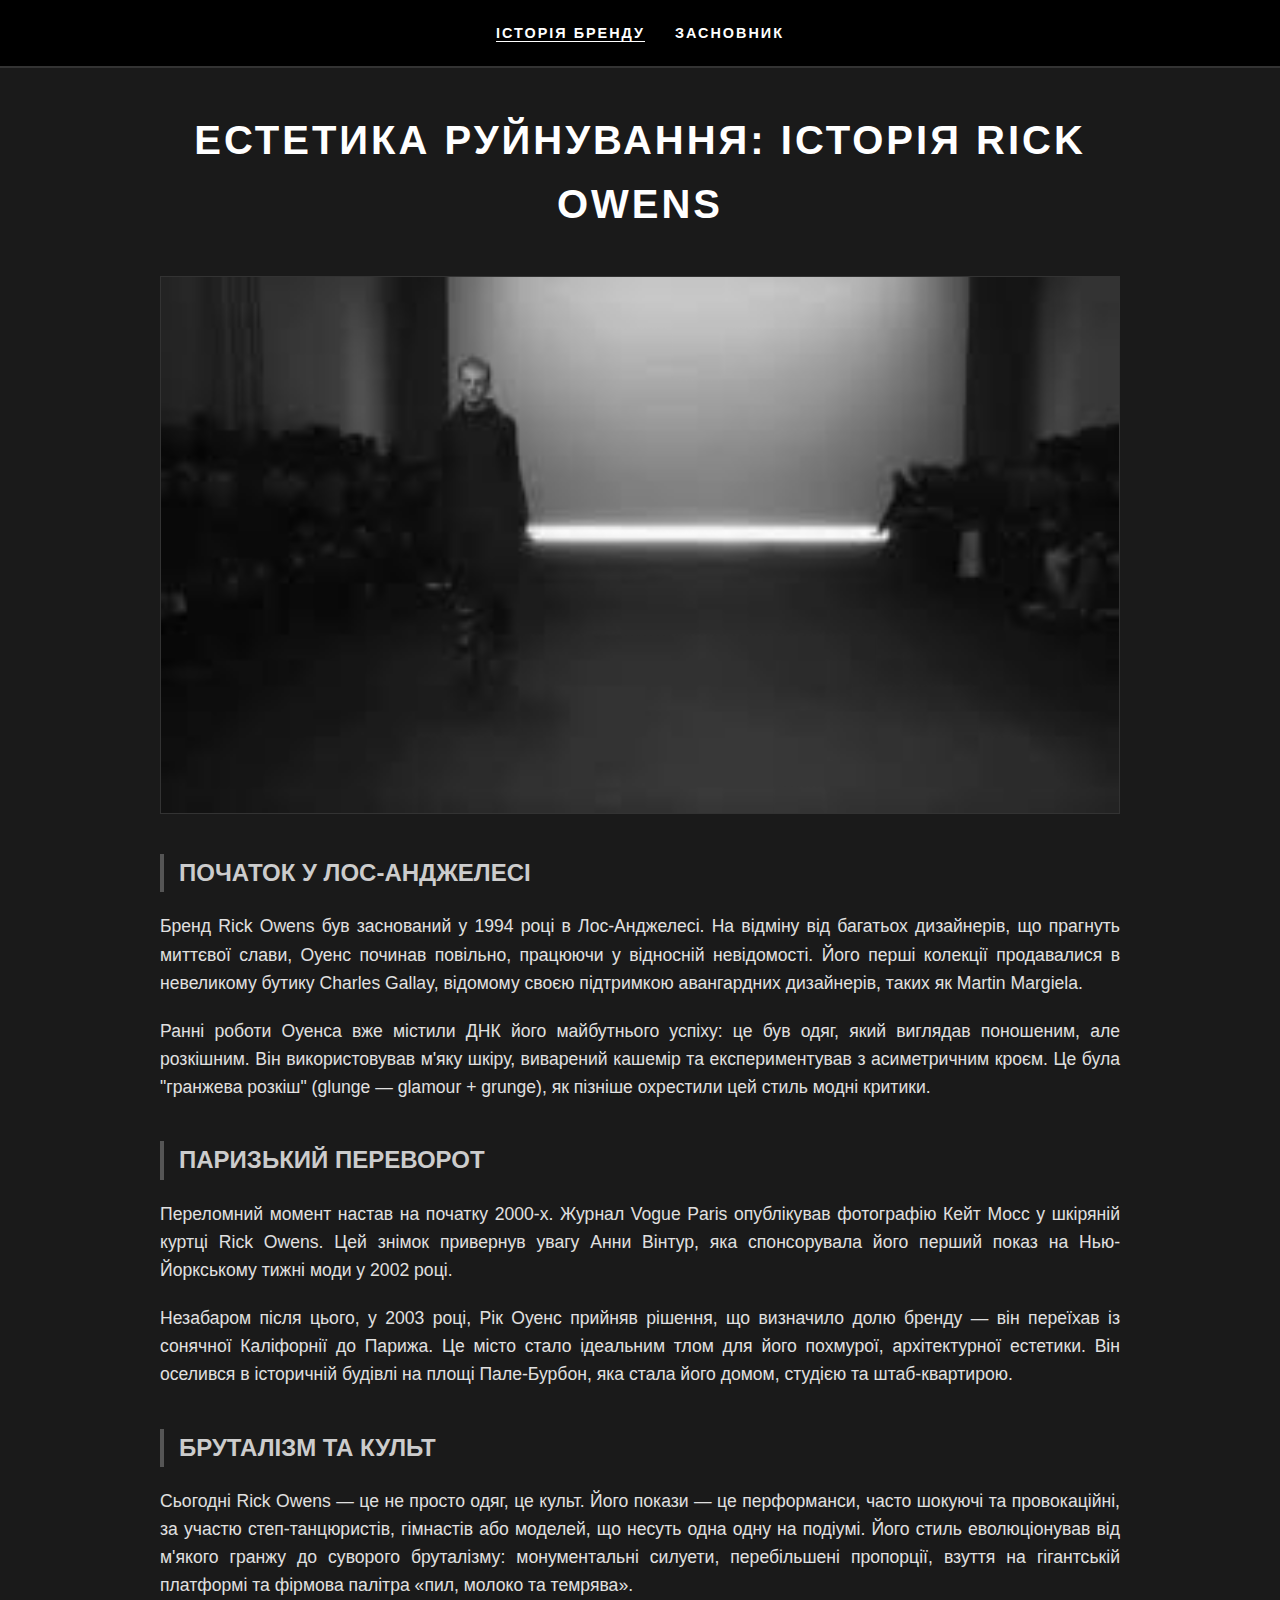
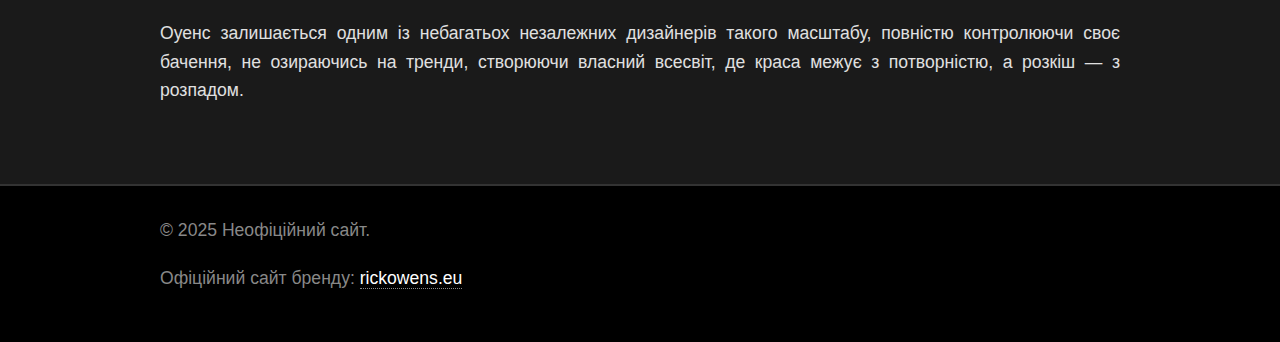
<file: index.html>
<!DOCTYPE html>
<html lang="uk">
<head>
    <meta charset="UTF-8">
    <meta name="viewport" content="width=device-width, initial-scale=1.0">
    <title>Rick Owens | Історія Бренду</title>
    <link rel="stylesheet" href="style.css">
</head>
<body>
    <header>
        <div class="container">
            <nav>
                <ul>
                    <li><a href="index.html" class="active">Історія Бренду</a></li>
                    <li><a href="creator.html">Засновник</a></li>
                </ul>
            </nav>
        </div>
    </header>

    <main class="container">
        <h1>Естетика Руйнування: Історія Rick Owens</h1>

        <img src="runway.jpg" alt="Показ Rick Owens" class="content-image">

        <article>
            <h2>Початок у Лос-Анджелесі</h2>
            <p>Бренд Rick Owens був заснований у 1994 році в Лос-Анджелесі. На відміну від багатьох дизайнерів, що прагнуть миттєвої слави, Оуенс починав повільно, працюючи у відносній невідомості. Його перші колекції продавалися в невеликому бутику Charles Gallay, відомому своєю підтримкою авангардних дизайнерів, таких як Martin Margiela.</p>
            <p>Ранні роботи Оуенса вже містили ДНК його майбутнього успіху: це був одяг, який виглядав поношеним, але розкішним. Він використовував м'яку шкіру, виварений кашемір та експериментував з асиметричним кроєм. Це була "гранжева розкіш" (glunge — glamour + grunge), як пізніше охрестили цей стиль модні критики.</p>

            <h2>Паризький Переворот</h2>
            <p>Переломний момент настав на початку 2000-х. Журнал Vogue Paris опублікував фотографію Кейт Мосс у шкіряній куртці Rick Owens. Цей знімок привернув увагу Анни Вінтур, яка спонсорувала його перший показ на Нью-Йоркському тижні моди у 2002 році.</p>
            <p>Незабаром після цього, у 2003 році, Рік Оуенс прийняв рішення, що визначило долю бренду — він переїхав із сонячної Каліфорнії до Парижа. Це місто стало ідеальним тлом для його похмурої, архітектурної естетики. Він оселився в історичній будівлі на площі Пале-Бурбон, яка стала його домом, студією та штаб-квартирою.</p>

            <h2>Бруталізм та Культ</h2>
            <p>Сьогодні Rick Owens — це не просто одяг, це культ. Його покази — це перформанси, часто шокуючі та провокаційні, за участю степ-танцюристів, гімнастів або моделей, що несуть одна одну на подіумі. Його стиль еволюціонував від м'якого гранжу до суворого бруталізму: монументальні силуети, перебільшені пропорції, взуття на гігантській платформі та фірмова палітра «пил, молоко та темрява».</p>
            <p>Оуенс залишається одним із небагатьох незалежних дизайнерів такого масштабу, повністю контролюючи своє бачення, не озираючись на тренди, створюючи власний всесвіт, де краса межує з потворністю, а розкіш — з розпадом.</p>
        </article>
    </main>

    <footer>
        <div class="container">
            <p>© 2025 Неофіційний сайт.</p>
            <p>Офіційний сайт бренду: <a href="https://www.rickowens.eu/" target="_blank">rickowens.eu</a></p>
        </div>
    </footer>
</body>
</html>
</file>
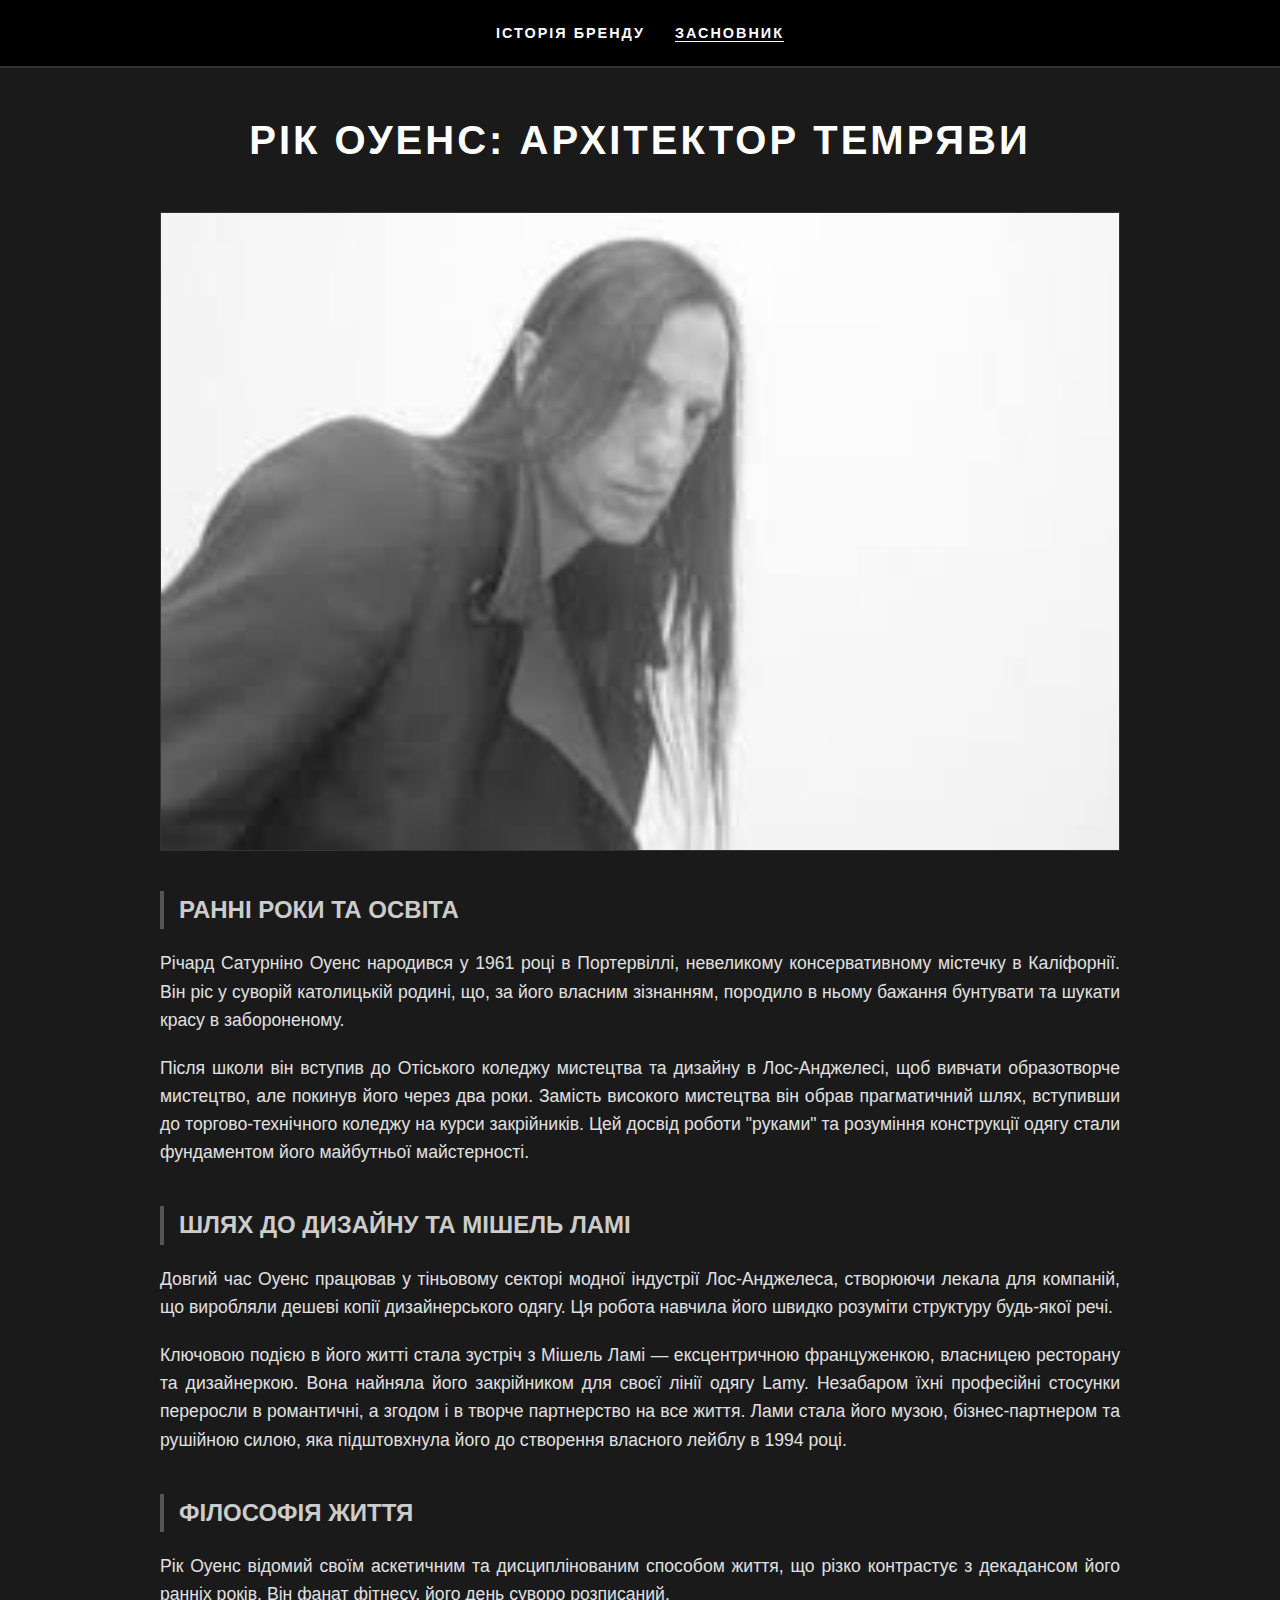
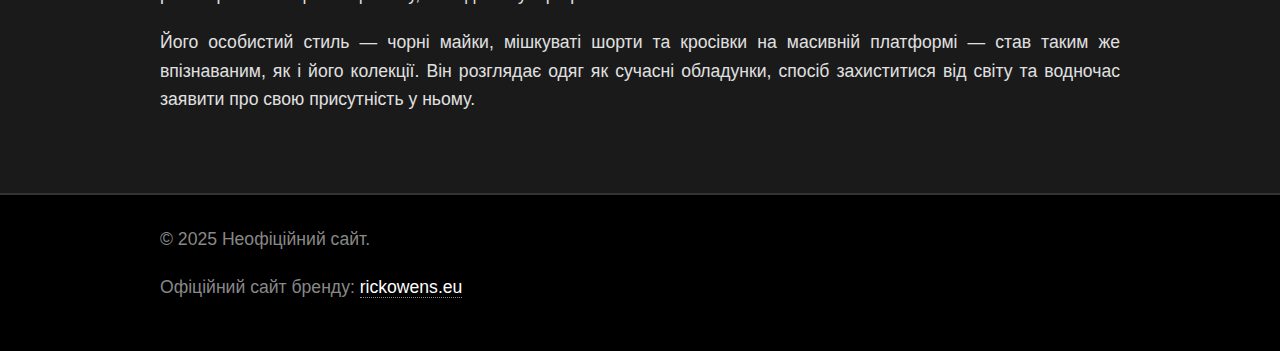
<file: creator.html>
<!DOCTYPE html>
<html lang="uk">
<head>
    <meta charset="UTF-8">
    <meta name="viewport" content="width=device-width, initial-scale=1.0">
    <title>Rick Owens | Біографія</title>
    <link rel="stylesheet" href="style.css">
</head>
<body>
    <header>
        <div class="container">
            <nav>
                <ul>
                    <li><a href="index.html">Історія Бренду</a></li>
                    <li><a href="creator.html" class="active">Засновник</a></li>
                </ul>
            </nav>
        </div>
    </header>

    <main class="container">
        <h1>Рік Оуенс: Архітектор Темряви</h1>

        <img src="rick.jpg" alt="Портрет Ріка Оуенса" class="content-image">

        <article>
            <h2>Ранні Роки та Освіта</h2>
            <p>Річард Сатурніно Оуенс народився у 1961 році в Портервіллі, невеликому консервативному містечку в Каліфорнії. Він ріс у суворій католицькій родині, що, за його власним зізнанням, породило в ньому бажання бунтувати та шукати красу в забороненому.</p>
            <p>Після школи він вступив до Отіського коледжу мистецтва та дизайну в Лос-Анджелесі, щоб вивчати образотворче мистецтво, але покинув його через два роки. Замість високого мистецтва він обрав прагматичний шлях, вступивши до торгово-технічного коледжу на курси закрійників. Цей досвід роботи "руками" та розуміння конструкції одягу стали фундаментом його майбутньої майстерності.</p>

            <h2>Шлях до Дизайну та Мішель Ламі</h2>
            <p>Довгий час Оуенс працював у тіньовому секторі модної індустрії Лос-Анджелеса, створюючи лекала для компаній, що виробляли дешеві копії дизайнерського одягу. Ця робота навчила його швидко розуміти структуру будь-якої речі.</p>
            <p>Ключовою подією в його житті стала зустріч з Мішель Ламі — ексцентричною француженкою, власницею ресторану та дизайнеркою. Вона найняла його закрійником для своєї лінії одягу Lamy. Незабаром їхні професійні стосунки переросли в романтичні, а згодом і в творче партнерство на все життя. Лами стала його музою, бізнес-партнером та рушійною силою, яка підштовхнула його до створення власного лейблу в 1994 році.</p>

            <h2>Філософія Життя</h2>
            <p>Рік Оуенс відомий своїм аскетичним та дисциплінованим способом життя, що різко контрастує з декадансом його ранніх років. Він фанат фітнесу, його день суворо розписаний.</p>
            <p>Його особистий стиль — чорні майки, мішкуваті шорти та кросівки на масивній платформі — став таким же впізнаваним, як і його колекції. Він розглядає одяг як сучасні обладунки, спосіб захиститися від світу та водночас заявити про свою присутність у ньому.</p>
        </article>
    </main>

    <footer>
        <div class="container">
            <p>© 2025 Неофіційний сайт.</p>
            <p>Офіційний сайт бренду: <a href="https://www.rickowens.eu/" target="_blank">rickowens.eu</a></p>
        </div>
    </footer>
</body>
</html>
</file>
<file: style.css>
/* Основні налаштування та скидання стилів браузера */
* {
    margin: 0;
    padding: 0;
    box-sizing: border-box;
}

body {
    font-family: 'Helvetica Neue', Helvetica, Arial, sans-serif;
    background-color: #1a1a1a; /* Дуже темний сірий */
    color: #e0e0e0; /* Світло-сірий текст */
    line-height: 1.6;
    font-weight: 300;
}

/* Контейнер для центрування */
.container {
    width: 90%;
    max-width: 960px;
    margin: 0 auto;
}

/* Шапка сайту */
header {
    background-color: #000000;
    padding: 20px 0;
    border-bottom: 2px solid #333;
    margin-bottom: 40px;
}

nav ul {
    list-style: none;
    display: flex;
    justify-content: center;
    gap: 30px;
}

nav a {
    text-decoration: none;
    color: #fff;
    text-transform: uppercase;
    letter-spacing: 2px;
    font-weight: bold;
    font-size: 0.9rem;
    transition: color 0.3s ease;
}

nav a:hover {
    color: #888;
}

nav a.active {
    border-bottom: 1px solid #fff;
}

/* Основний контент */
main {
    padding-bottom: 60px;
}

h1 {
    text-transform: uppercase;
    font-size: 2.5rem;
    letter-spacing: 3px;
    margin-bottom: 30px;
    color: #ffffff;
    text-align: center;
}

h2 {
    text-transform: uppercase;
    font-size: 1.5rem;
    margin-top: 40px;
    margin-bottom: 20px;
    color: #ccc;
    border-left: 4px solid #555;
    padding-left: 15px;
}

p {
    margin-bottom: 20px;
    font-size: 1.1rem;
    text-align: justify;
}

/* Плейсхолдер для зображення */
.image-placeholder {
    width: 100%;
    height: 400px;
    background-color: #333;
    display: flex;
    justify-content: center;
    align-items: center;
    margin: 40px 0;
    color: #666;
    text-transform: uppercase;
    letter-spacing: 2px;
    border: 1px solid #444;
}

/* Підвал */
footer {
    background-color: #000000;
    color: #888;
    text-align: center;
    padding: 30px 0;
    margin-top: auto;
    border-top: 2px solid #333;
}

footer a {
    color: #fff;
    text-decoration: none;
    border-bottom: 1px dotted #888;
}

footer a:hover {
    color: #ccc;
    border-bottom: 1px solid #ccc;
}

/* Стили для реальных изображений */
.content-image {
    width: 100%;            /* Растягивает фото на всю ширину текста */
    height: auto;           /* Сохраняет пропорции (не сплющивает) */
    display: block;         /* Убирает лишние отступы снизу */
    margin: 40px 0;         /* Отступы сверху и снизу, как было у заглушки */
    border: 1px solid #333; /* Тонкая рамка */
    filter: grayscale(100%); /* ЭФФЕКТ: Делает фото черно-белым (стиль Рика) */
    transition: filter 0.5s ease;
}

/* При наведении мышки возвращаем цвет (необязательно, но красиво) */
.content-image:hover {
    filter: grayscale(0%);
}
</file>
